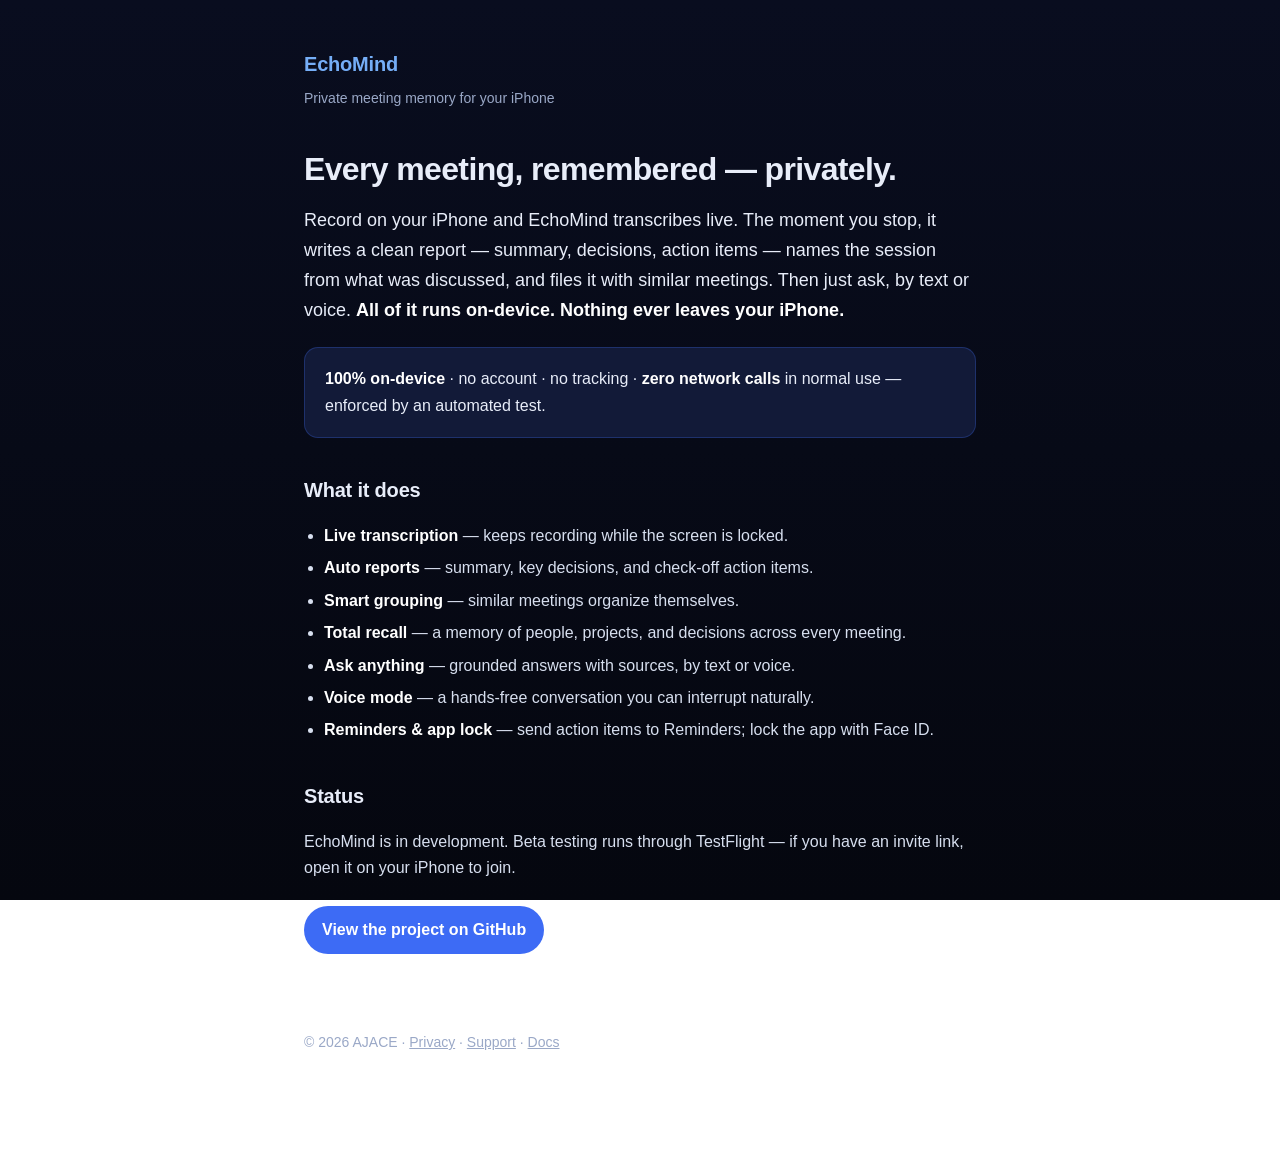
<file: docs/index.html>
<!doctype html>
<html lang="en">
<head>
<meta charset="utf-8">
<meta name="viewport" content="width=device-width, initial-scale=1">
<title>EchoMind — Private meeting memory for your iPhone</title>
<meta name="description" content="Record, transcribe, auto-report, and ask — all on-device. Nothing ever leaves your iPhone.">
<link rel="stylesheet" href="assets/site.css">
</head>
<body>
<div class="wrap">

<header class="site">
  <a class="brand" href="./">EchoMind</a>
  <div class="tag">Private meeting memory for your iPhone</div>
</header>

<h1>Every meeting, remembered — privately.</h1>
<p class="lede">Record on your iPhone and EchoMind transcribes live. The moment you
stop, it writes a clean report — summary, decisions, action items — names the session
from what was discussed, and files it with similar meetings. Then just ask, by text or
voice. <strong>All of it runs on-device. Nothing ever leaves your iPhone.</strong></p>

<div class="card">
  <strong>100% on-device</strong> · no account · no tracking · <strong>zero network
  calls</strong> in normal use — enforced by an automated test.
</div>

<h2>What it does</h2>
<ul>
  <li><strong>Live transcription</strong> — keeps recording while the screen is locked.</li>
  <li><strong>Auto reports</strong> — summary, key decisions, and check-off action items.</li>
  <li><strong>Smart grouping</strong> — similar meetings organize themselves.</li>
  <li><strong>Total recall</strong> — a memory of people, projects, and decisions across every meeting.</li>
  <li><strong>Ask anything</strong> — grounded answers with sources, by text or voice.</li>
  <li><strong>Voice mode</strong> — a hands-free conversation you can interrupt naturally.</li>
  <li><strong>Reminders &amp; app lock</strong> — send action items to Reminders; lock the app with Face ID.</li>
</ul>

<h2>Status</h2>
<p>EchoMind is in development. Beta testing runs through TestFlight — if you have an
invite link, open it on your iPhone to join.</p>

<a class="cta" href="https://github.com/RW2523/EchoMind">View the project on GitHub</a>

<footer class="site">
  © 2026 AJACE · <a href="privacy.html">Privacy</a> · <a href="support.html">Support</a> ·
  <a href="https://github.com/RW2523/EchoMind/wiki">Docs</a>
</footer>

</div>
</body>
</html>
</file>
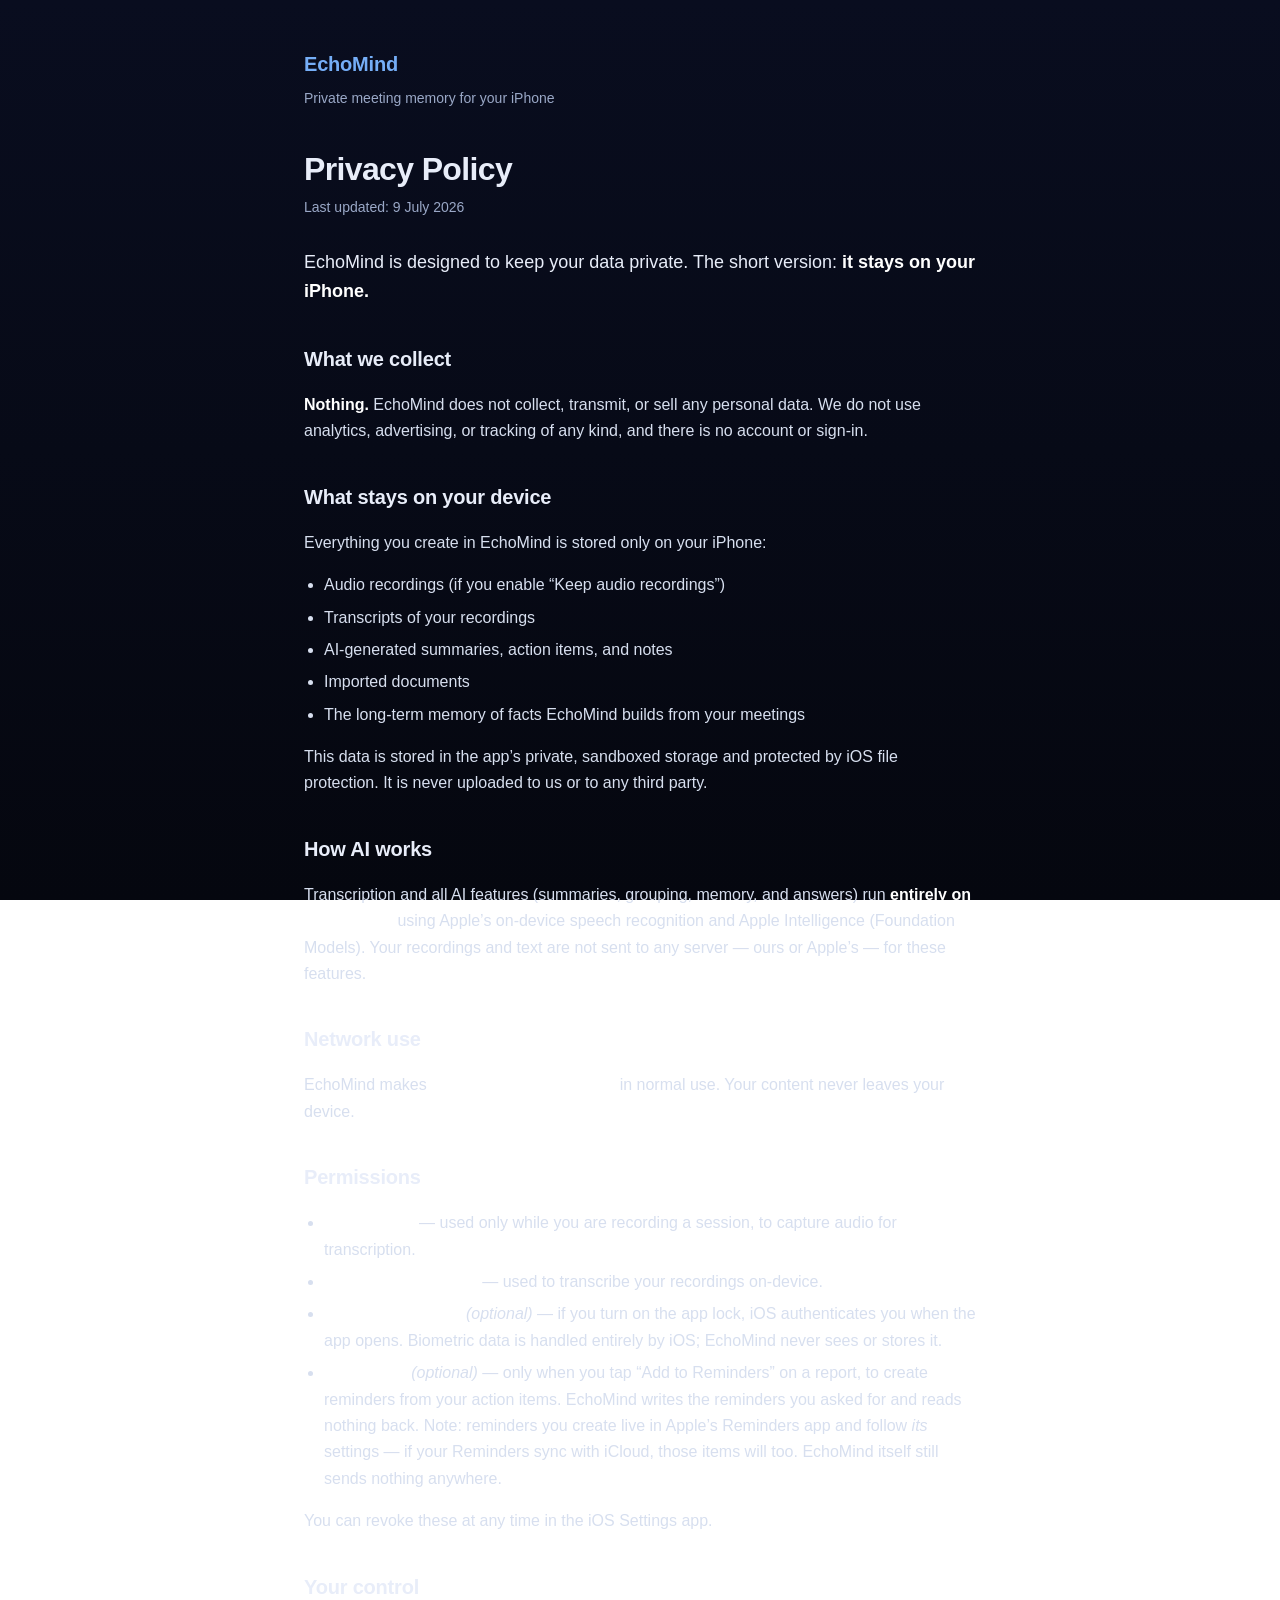
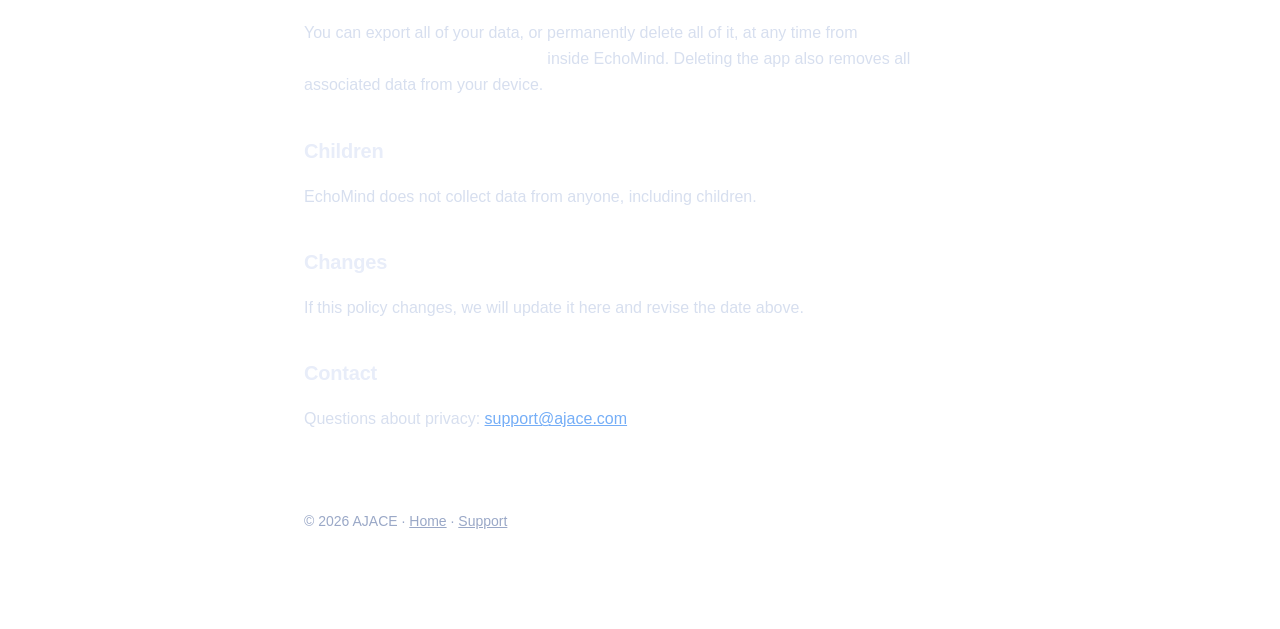
<file: docs/privacy.html>
<!doctype html>
<html lang="en">
<head>
<meta charset="utf-8">
<meta name="viewport" content="width=device-width, initial-scale=1">
<title>Privacy Policy — EchoMind</title>
<meta name="description" content="EchoMind collects no data. Everything stays on your iPhone.">
<link rel="stylesheet" href="assets/site.css">
</head>
<body>
<div class="wrap">

<header class="site">
  <a class="brand" href="./">EchoMind</a>
  <div class="tag">Private meeting memory for your iPhone</div>
</header>

<h1>Privacy Policy</h1>
<p class="updated">Last updated: 9 July 2026</p>

<p class="lede">EchoMind is designed to keep your data private. The short version:
<strong>it stays on your iPhone.</strong></p>

<h2>What we collect</h2>
<p><strong>Nothing.</strong> EchoMind does not collect, transmit, or sell any personal
data. We do not use analytics, advertising, or tracking of any kind, and there is no
account or sign-in.</p>

<h2>What stays on your device</h2>
<p>Everything you create in EchoMind is stored only on your iPhone:</p>
<ul>
  <li>Audio recordings (if you enable “Keep audio recordings”)</li>
  <li>Transcripts of your recordings</li>
  <li>AI-generated summaries, action items, and notes</li>
  <li>Imported documents</li>
  <li>The long-term memory of facts EchoMind builds from your meetings</li>
</ul>
<p>This data is stored in the app’s private, sandboxed storage and protected by iOS
file protection. It is never uploaded to us or to any third party.</p>

<h2>How AI works</h2>
<p>Transcription and all AI features (summaries, grouping, memory, and answers) run
<strong>entirely on your device</strong> using Apple’s on-device speech recognition and
Apple Intelligence (Foundation Models). Your recordings and text are not sent to any
server — ours or Apple’s — for these features.</p>

<h2>Network use</h2>
<p>EchoMind makes <strong>no network connections</strong> in normal use. Your content
never leaves your device.</p>

<h2>Permissions</h2>
<ul>
  <li><strong>Microphone</strong> — used only while you are recording a session, to
      capture audio for transcription.</li>
  <li><strong>Speech Recognition</strong> — used to transcribe your recordings
      on-device.</li>
  <li><strong>Face ID / Touch ID</strong> <em>(optional)</em> — if you turn on the app
      lock, iOS authenticates you when the app opens. Biometric data is handled
      entirely by iOS; EchoMind never sees or stores it.</li>
  <li><strong>Reminders</strong> <em>(optional)</em> — only when you tap “Add to
      Reminders” on a report, to create reminders from your action items. EchoMind
      writes the reminders you asked for and reads nothing back. Note: reminders you
      create live in Apple’s Reminders app and follow <em>its</em> settings — if your
      Reminders sync with iCloud, those items will too. EchoMind itself still sends
      nothing anywhere.</li>
</ul>
<p>You can revoke these at any time in the iOS Settings app.</p>

<h2>Your control</h2>
<p>You can export all of your data, or permanently delete all of it, at any time from
<strong>Settings ▸ Delete All Data / Export All Data</strong> inside EchoMind. Deleting
the app also removes all associated data from your device.</p>

<h2>Children</h2>
<p>EchoMind does not collect data from anyone, including children.</p>

<h2>Changes</h2>
<p>If this policy changes, we will update it here and revise the date above.</p>

<h2>Contact</h2>
<p>Questions about privacy: <a href="mailto:support@ajace.com">support@ajace.com</a></p>

<footer class="site">
  © 2026 AJACE · <a href="./">Home</a> · <a href="support.html">Support</a>
</footer>

</div>
</body>
</html>
</file>
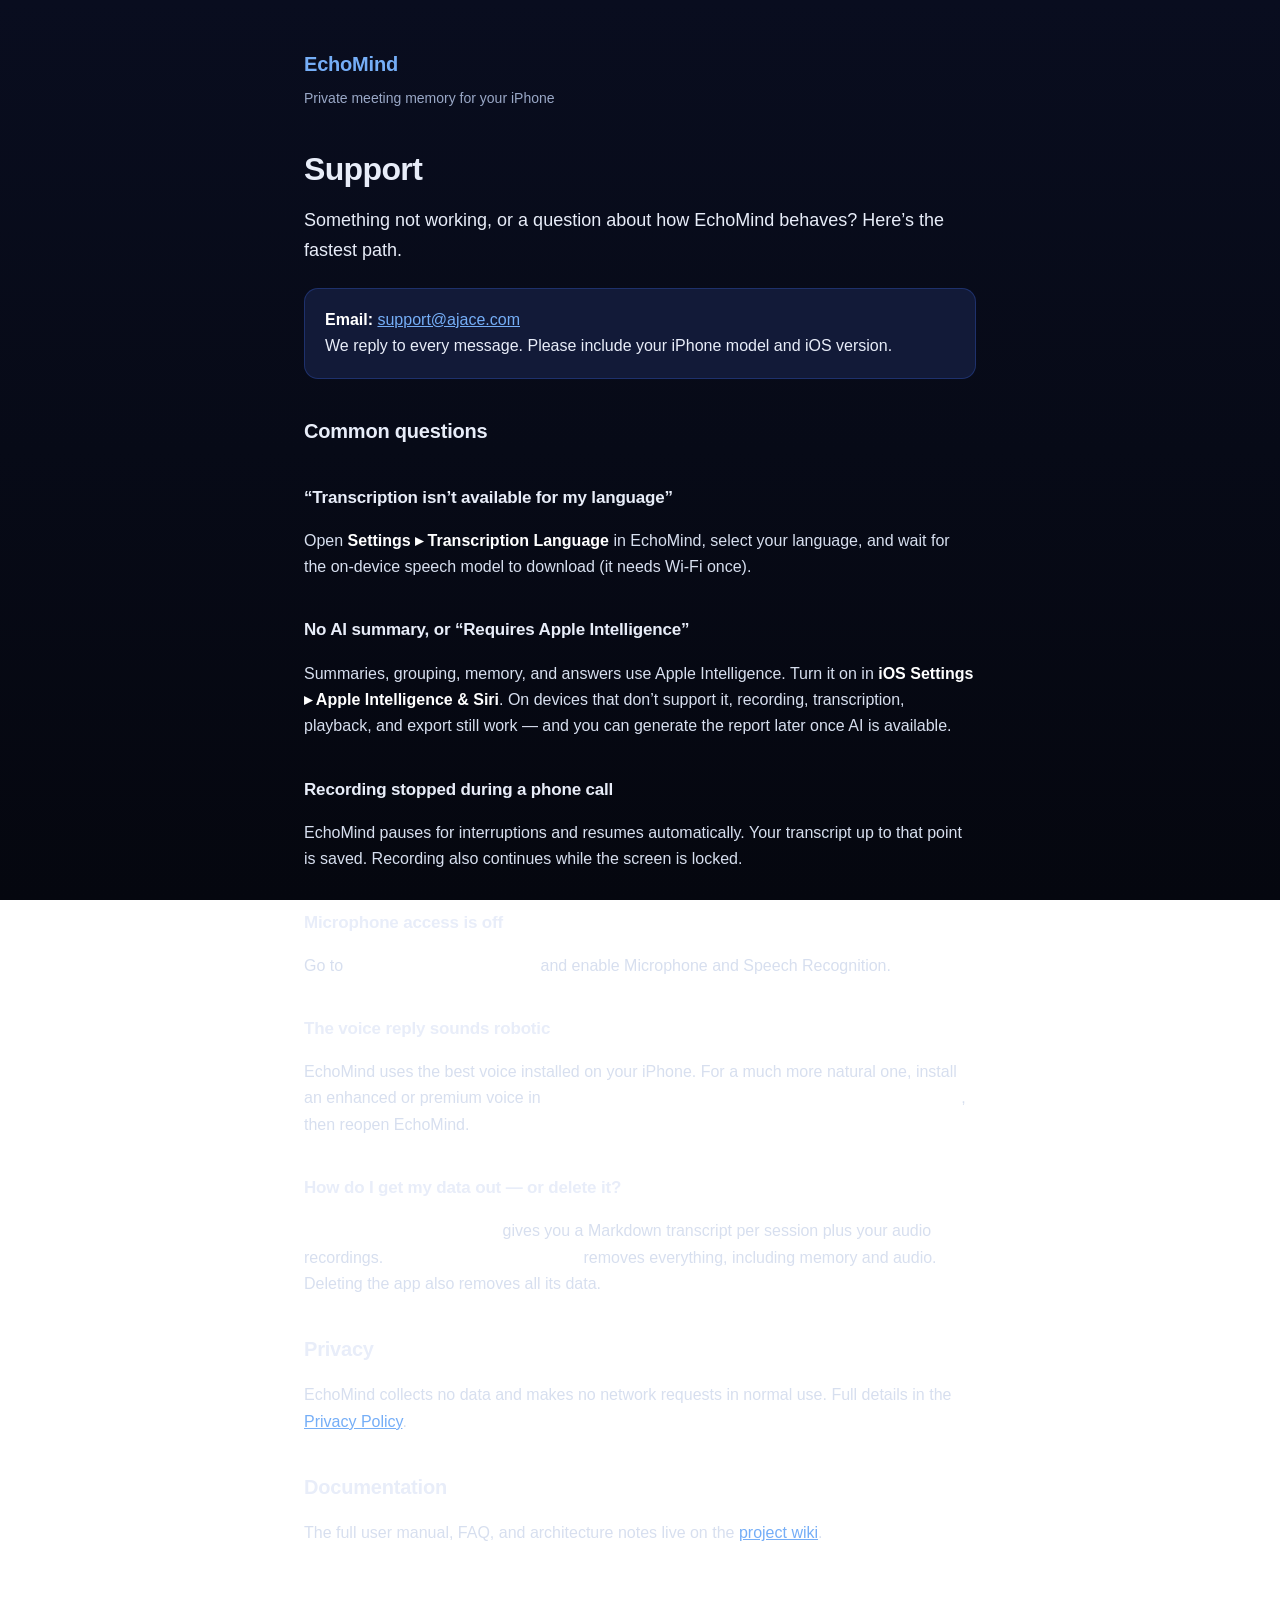
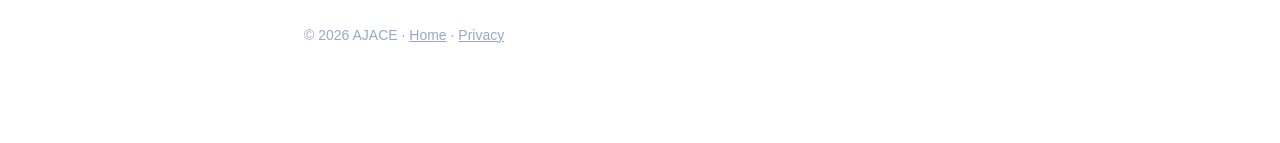
<file: docs/support.html>
<!doctype html>
<html lang="en">
<head>
<meta charset="utf-8">
<meta name="viewport" content="width=device-width, initial-scale=1">
<title>Support — EchoMind</title>
<meta name="description" content="Help, troubleshooting, and contact for EchoMind.">
<link rel="stylesheet" href="assets/site.css">
</head>
<body>
<div class="wrap">

<header class="site">
  <a class="brand" href="./">EchoMind</a>
  <div class="tag">Private meeting memory for your iPhone</div>
</header>

<h1>Support</h1>
<p class="lede">Something not working, or a question about how EchoMind behaves?
Here’s the fastest path.</p>

<div class="card">
  <strong>Email:</strong> <a href="mailto:support@ajace.com">support@ajace.com</a><br>
  We reply to every message. Please include your iPhone model and iOS version.
</div>

<h2>Common questions</h2>

<h2 style="font-size:17px">“Transcription isn’t available for my language”</h2>
<p>Open <strong>Settings ▸ Transcription Language</strong> in EchoMind, select your
language, and wait for the on-device speech model to download (it needs Wi-Fi once).</p>

<h2 style="font-size:17px">No AI summary, or “Requires Apple Intelligence”</h2>
<p>Summaries, grouping, memory, and answers use Apple Intelligence. Turn it on in
<strong>iOS Settings ▸ Apple Intelligence &amp; Siri</strong>. On devices that don’t
support it, recording, transcription, playback, and export still work — and you can
generate the report later once AI is available.</p>

<h2 style="font-size:17px">Recording stopped during a phone call</h2>
<p>EchoMind pauses for interruptions and resumes automatically. Your transcript up to
that point is saved. Recording also continues while the screen is locked.</p>

<h2 style="font-size:17px">Microphone access is off</h2>
<p>Go to <strong>iOS Settings ▸ EchoMind</strong> and enable Microphone and Speech
Recognition.</p>

<h2 style="font-size:17px">The voice reply sounds robotic</h2>
<p>EchoMind uses the best voice installed on your iPhone. For a much more natural one,
install an enhanced or premium voice in <strong>iOS Settings ▸ Accessibility ▸ Spoken
Content ▸ Voices</strong>, then reopen EchoMind.</p>

<h2 style="font-size:17px">How do I get my data out — or delete it?</h2>
<p><strong>Settings ▸ Export All Data</strong> gives you a Markdown transcript per
session plus your audio recordings. <strong>Settings ▸ Delete All Data</strong> removes
everything, including memory and audio. Deleting the app also removes all its data.</p>

<h2>Privacy</h2>
<p>EchoMind collects no data and makes no network requests in normal use. Full details
in the <a href="privacy.html">Privacy Policy</a>.</p>

<h2>Documentation</h2>
<p>The full user manual, FAQ, and architecture notes live on the
<a href="https://github.com/RW2523/EchoMind/wiki">project wiki</a>.</p>

<footer class="site">
  © 2026 AJACE · <a href="./">Home</a> · <a href="privacy.html">Privacy</a>
</footer>

</div>
</body>
</html>
</file>
<file: docs/assets/site.css>
/* EchoMind public pages — mirrors the app's dark-navy brand. */
:root {
  --bg: #090d1f;
  --panel: #121a38;
  --brand: #3d6bf5;
  --brand-light: #75aef7;
  --text: #e8edf9;
  --muted: #9aa8c7;
  --stroke: rgba(61, 107, 245, 0.28);
}

* { box-sizing: border-box; }

body {
  margin: 0;
  padding: 0;
  background: linear-gradient(180deg, var(--bg) 0%, #05070f 100%);
  background-attachment: fixed;
  color: var(--text);
  font: 16px/1.65 -apple-system, BlinkMacSystemFont, "Segoe UI", Roboto, Helvetica, Arial, sans-serif;
  -webkit-font-smoothing: antialiased;
}

.wrap { max-width: 720px; margin: 0 auto; padding: 48px 24px 96px; }

header.site { margin-bottom: 40px; }
header.site a.brand {
  display: inline-flex; align-items: center; gap: 10px;
  font-size: 20px; font-weight: 700; color: var(--brand-light);
  text-decoration: none; letter-spacing: -0.01em;
}
header.site .tag { color: var(--muted); font-size: 14px; margin-top: 6px; }

h1 { font-size: 32px; line-height: 1.2; letter-spacing: -0.02em; margin: 0 0 8px; }
h2 { font-size: 20px; margin: 36px 0 10px; letter-spacing: -0.01em; }
.updated { color: var(--muted); font-size: 14px; margin: 0 0 28px; }

p, li { color: #d7dfef; }
strong { color: #fff; }
a { color: var(--brand-light); }

ul { padding-left: 20px; }
li { margin: 6px 0; }

.card {
  background: var(--panel);
  border: 1px solid var(--stroke);
  border-radius: 14px;
  padding: 18px 20px;
  margin: 22px 0;
}

.lede { font-size: 18px; color: #e8edf9; }

.cta {
  display: inline-block; margin-top: 8px;
  background: var(--brand); color: #fff; text-decoration: none;
  font-weight: 600; padding: 11px 18px; border-radius: 999px;
}

footer.site {
  margin-top: 56px; padding-top: 20px;
  border-top: 1px solid rgba(255,255,255,0.08);
  color: var(--muted); font-size: 14px;
}
footer.site a { color: var(--muted); }

@media (max-width: 520px) {
  .wrap { padding: 32px 18px 72px; }
  h1 { font-size: 27px; }
}
</file>
